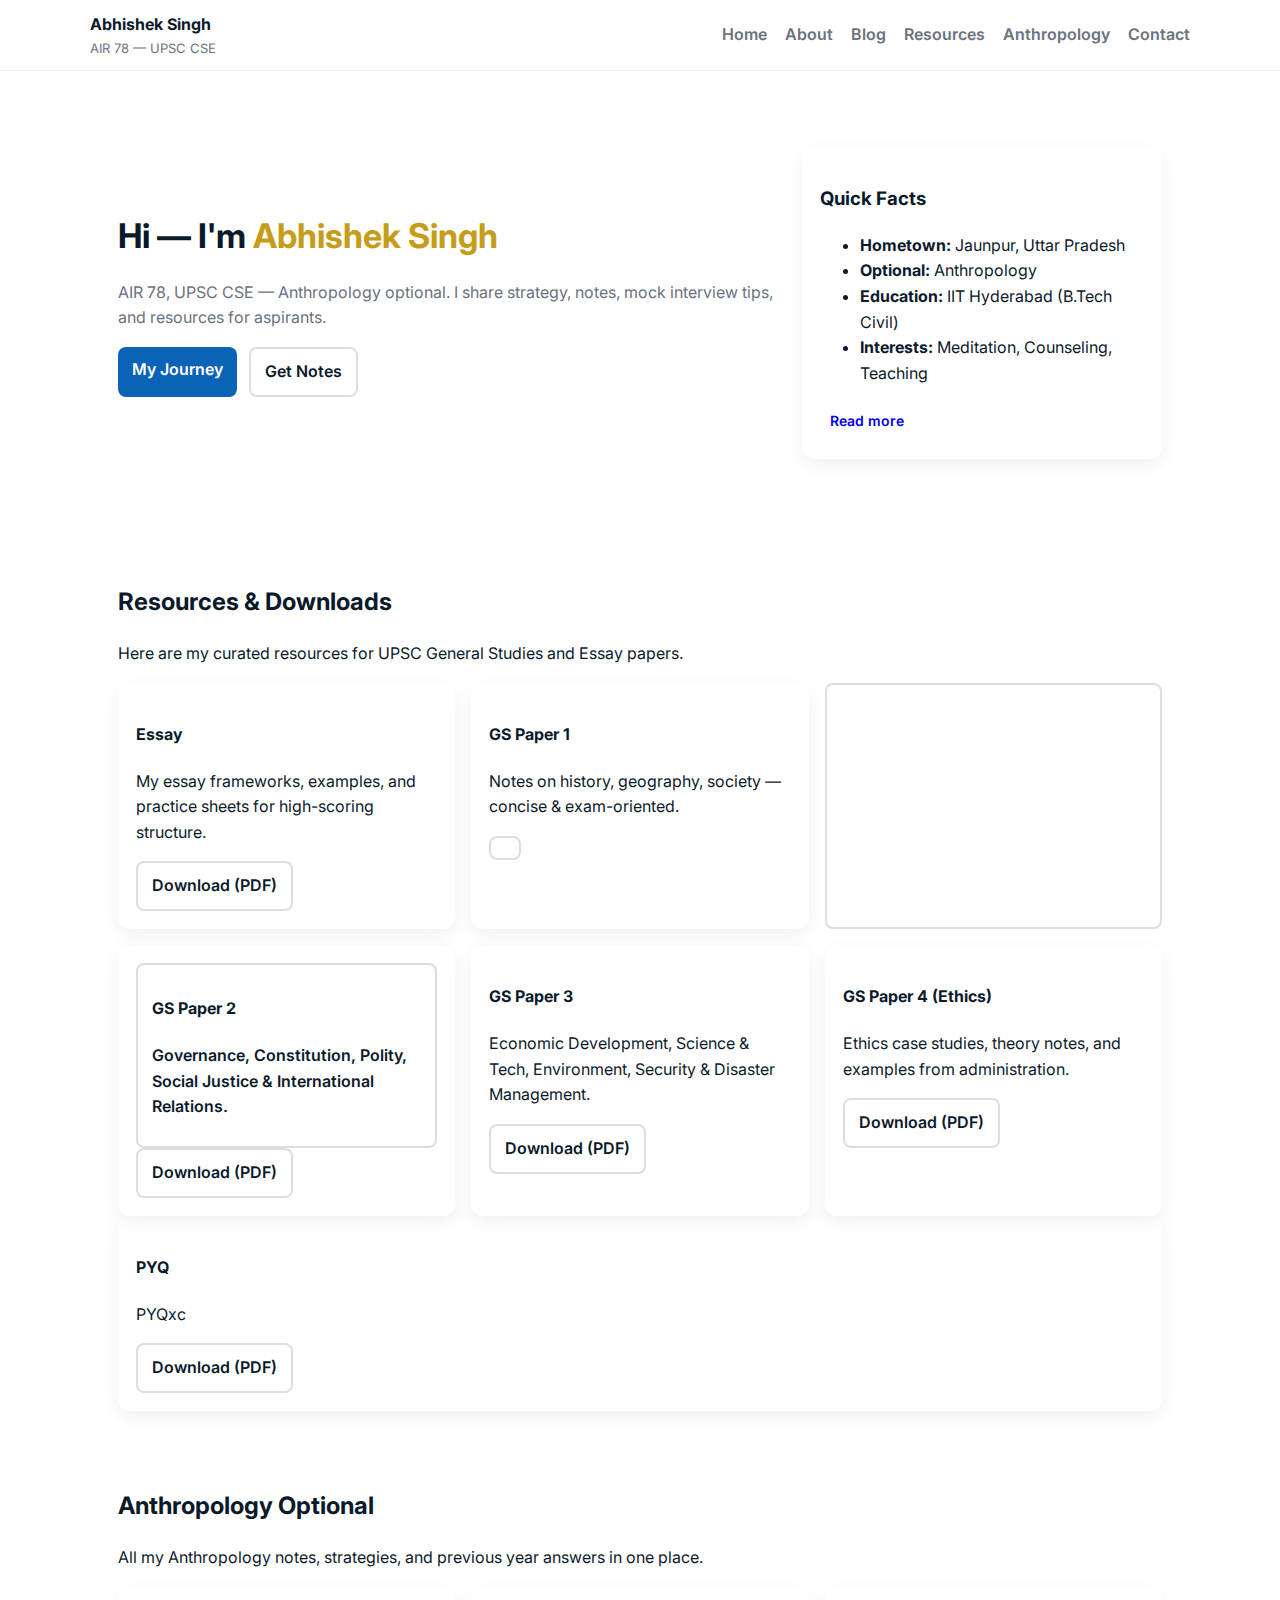
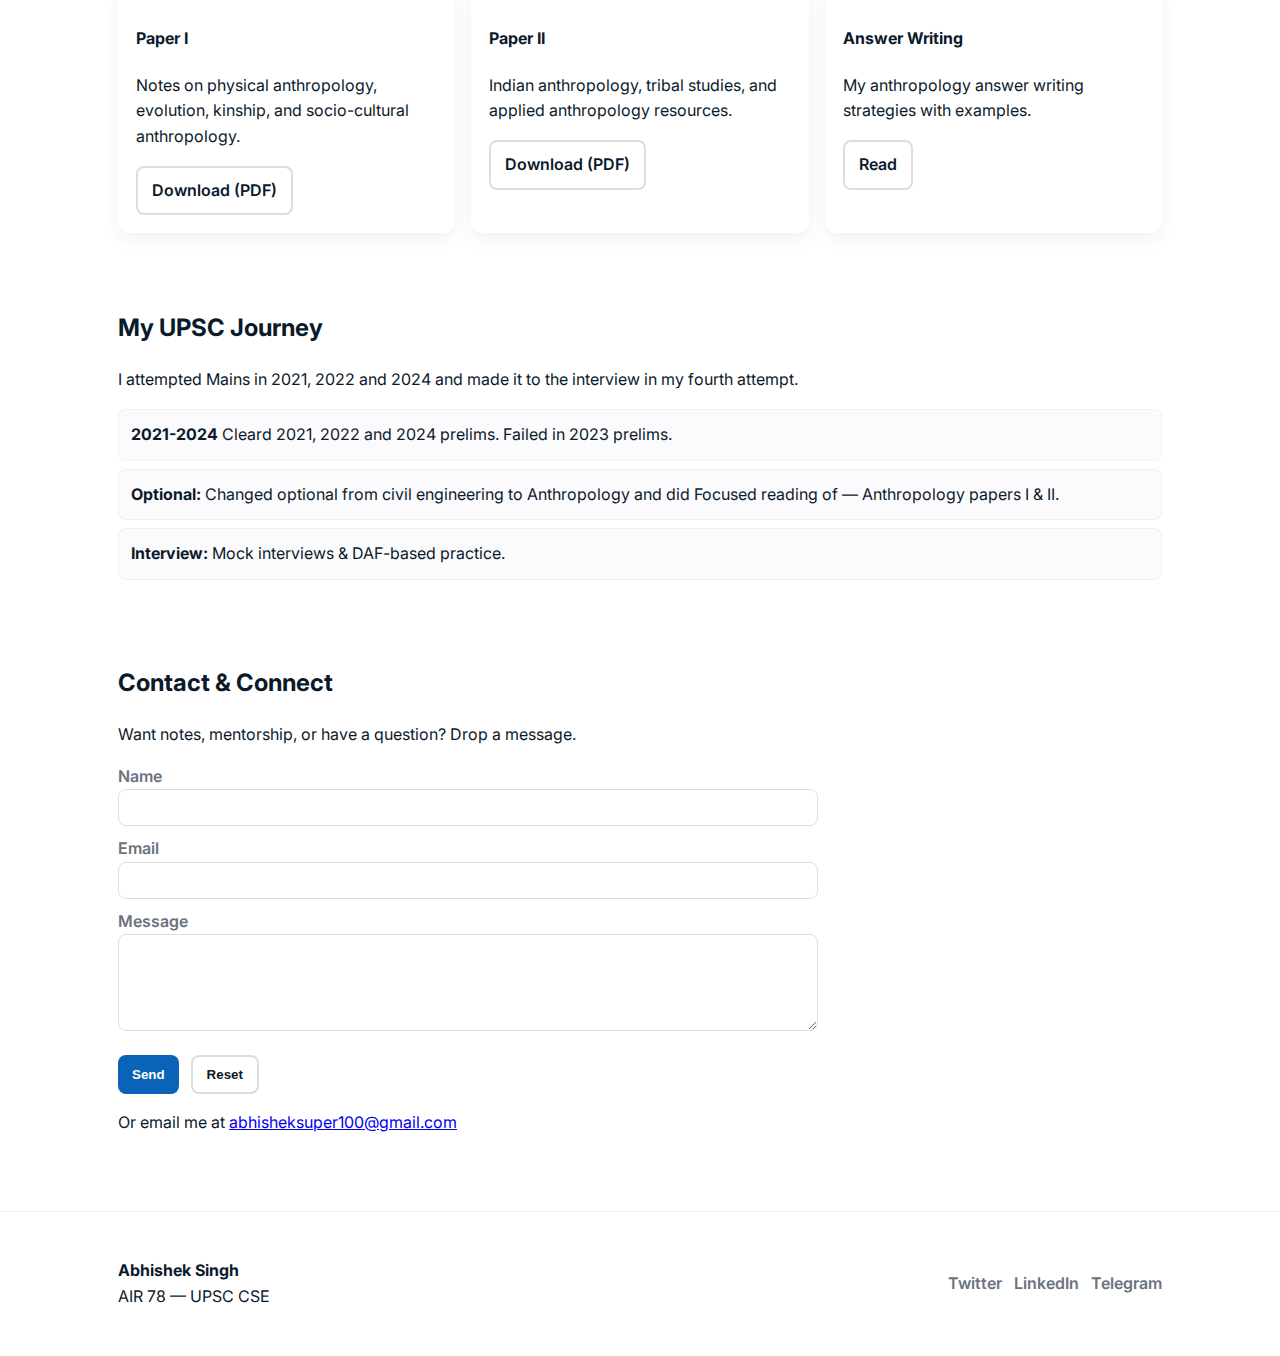
<file: index.html>
<!doctype html>
<html lang="en">
<head>
  <meta charset="utf-8" />
  <meta name="viewport" content="width=device-width,initial-scale=1" />
  <title>Abhishek Singh — IAS | UPSC Notes & Guidance</title>
  <meta name="description" content="Abhishek Singh (AIR 78) — UPSC experiences, anthropology resources, notes and guidance for aspirants." />
  <link href="https://fonts.googleapis.com/css2?family=Inter:wght@300;400;600;700&display=swap" rel="stylesheet">
  <link rel="stylesheet" href="styles.css" />
</head>
<body>
  <header class="site-header">
    <div class="container header-inner">
      <a class="brand" href="index.html">
        <div class="brand-name">Abhishek Singh</div>
        <div class="brand-sub">AIR 78 — UPSC CSE</div>
      </a>
      <nav class="nav">
        <a href="index.html">Home</a>
        <a href="about.html">About</a>
        <a href="blog.html">Blog</a>
        <a href="#resources">Resources</a>
        <a href="#anthropology">Anthropology</a>
        <a href="#contact">Contact</a>
      </nav>
      <button class="nav-toggle" aria-label="Open navigation" onclick="toggleNav()">☰</button>
    </div>
  </header>

  <main>
    <section class="hero">
      <div class="container hero-grid">
        <div class="hero-text">
          <h1>Hi — I'm <span class="accent">Abhishek Singh</span></h1>
          <p class="lead">AIR 78, UPSC CSE — Anthropology optional. I share strategy, notes, mock interview tips, and resources for aspirants.</p>
          <div class="cta-row">
            <a class="btn primary" href="about.html">My Journey</a>
            <a class="btn outline" href="#resources">Get Notes</a>
          </div>
        </div>
        <div class="hero-card">
          <div class="card">
            <h3>Quick Facts</h3>
            <ul>
              <li><strong>Hometown:</strong> Jaunpur, Uttar Pradesh</li>
              <li><strong>Optional:</strong> Anthropology</li>
              <li><strong>Education:</strong> IIT Hyderabad (B.Tech Civil)</li>
              <li><strong>Interests:</strong> Meditation, Counseling, Teaching</li>
            </ul>
            <a class="btn small" href="about.html">Read more</a>
          </div>
        </div>
      </div>
    </section>

    <section id="resources" class="container resources">
      <h2>Resources & Downloads</h2>
      <p>Here are my curated resources for UPSC General Studies and Essay papers.</p>
      <div class="grid-3">
        <div class="card">
          <h4>Essay</h4>
          <p>My essay frameworks, examples, and practice sheets for high-scoring structure.</p>
          <a class="btn outline" href="#">Download (PDF)</a>
        </div>
        <div class="card">
          <h4>GS Paper 1</h4>
          <p>Notes on history, geography, society — concise & exam-oriented.</p>
          <a class="btn outline"    (PDF)</a>
        </div>
        <div class="card">
          <h4>GS Paper 2</h4>
          <p>Governance, Constitution, Polity, Social Justice & International Relations.</p>
          <a class="btn outline" href="#">Download (PDF)</a>
        </div>
        <div class="card">
          <h4>GS Paper 3</h4>
          <p>Economic Development, Science & Tech, Environment, Security & Disaster Management.</p>
          <a class="btn outline" href="#">Download (PDF)</a>
        </div>
        <div class="card">
          <h4>GS Paper 4 (Ethics)</h4>
          <p>Ethics case studies, theory notes, and examples from administration.</p>
          <a class="btn outline" href="#">Download (PDF)</a>
        </div>
      </div>
 <div class="card">
          <h4>PYQ</h4>
          <p>PYQxc</p>
          <a class="btn outline" href="#">Download (PDF)</a>
        </div>
      </div>
    </section>

    <section id="anthropology" class="container anthropology">
      <h2>Anthropology Optional</h2>
      <p>All my Anthropology notes, strategies, and previous year answers in one place.</p>
      <div class="grid-3">
        <div class="card">
          <h4>Paper I</h4>
          <p>Notes on physical anthropology, evolution, kinship, and socio-cultural anthropology.</p>
          <a class="btn outline" href="#">Download (PDF)</a>
        </div>
        <div class="card">
          <h4>Paper II</h4>
          <p>Indian anthropology, tribal studies, and applied anthropology resources.</p>
          <a class="btn outline" href="#">Download (PDF)</a>

        </div>
        <div class="card">
          <h4>Answer Writing</h4>
          <p>My anthropology answer writing strategies with examples.</p>
          <a class="btn outline" href="pdfs/narayan sir copy.pdf" target="_blank">Read</a>
        </div>
      </div>
    </section>

    <section class="journey container">
      <h2>My UPSC Journey</h2>
      <p>I attempted Mains in 2021, 2022 and 2024 and made it to the interview in my fourth attempt.</p>
      <div class="timeline">
        <div class="tl-item"><strong>2021-2024</strong> Cleard 2021, 2022 and 2024 prelims. Failed in 2023 prelims. </div>
        <div class="tl-item"><strong>Optional:</strong> Changed optional from civil engineering to Anthropology and did Focused reading of — Anthropology papers I & II.</div>
        <div class="tl-item"><strong>Interview:</strong> Mock interviews & DAF-based practice.</div>
      </div>
    </section>

    <section id="contact" class="contact container">
      <h2>Contact & Connect</h2>
      <p>Want notes, mentorship, or have a question? Drop a message.</p>

      <!-- Netlify form (works when deployed on Netlify) -->
      <form name="contact" method="POST" data-netlify="true" netlify-honeypot="bot-field" class="contact-form">
        <input type="hidden" name="form-name" value="contact">
        <p style="display:none">
          <label>Don’t fill this out: <input name="bot-field" /></label>
        </p>
        <label>
          Name
          <input type="text" name="name" required />
        </label>
        <label>
          Email
          <input type="email" name="email" required />
        </label>
        <label>
          Message
          <textarea name="message" rows="5" required></textarea>
        </label>
        <div class="form-actions">
          <button type="submit" class="btn primary">Send</button>
          <button type="reset" class="btn outline">Reset</button>
        </div>
      </form>
      <p class="small">Or email me at <a href="mailto:your.email@example.com">abhisheksuper100@gmail.com</a></p>
    </section>
  </main>

  <footer class="site-footer">
    <div class="container footer-inner">
      <div>
        <strong>Abhishek Singh</strong><br/>
        AIR 78 — UPSC CSE
      </div>
      <div class="socials">
        <a href="#" aria-label="Twitter">Twitter</a>
        <a href="#" aria-label="LinkedIn">LinkedIn</a>
        <a href="#" aria-label="Telegram">Telegram</a>
      </div>
    </div>
  </footer>

  <script src="script.js"></script>
</body>
</html>
</file>
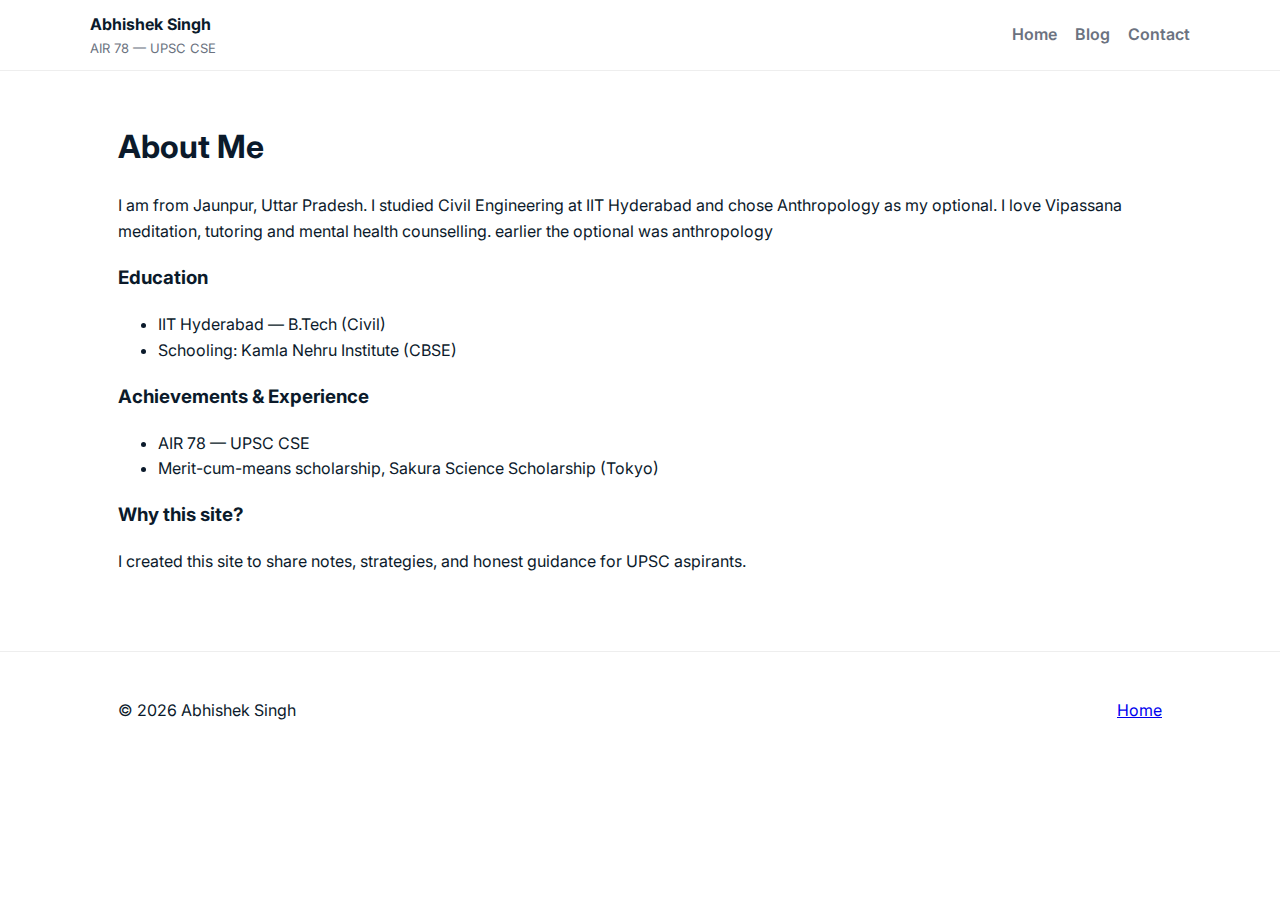
<file: about.html>
<!doctype html>
<html lang="en">
<head>
  <meta charset="utf-8" />
  <meta name="viewport" content="width=device-width,initial-scale=1" />
  <title>About — Abhishek Singh</title>
  <link href="https://fonts.googleapis.com/css2?family=Inter:wght@300;400;600;700&display=swap" rel="stylesheet">
  <link rel="stylesheet" href="styles.css" />
</head>
<body>
  <header class="site-header">
    <div class="container header-inner">
      <a class="brand" href="index.html">
        <div class="brand-name">Abhishek Singh</div>
        <div class="brand-sub">AIR 78 — UPSC CSE</div>
      </a>
      <nav class="nav"><a href="index.html">Home</a><a href="blog.html">Blog</a><a href="#contact">Contact</a></nav>
      <button class="nav-toggle" onclick="toggleNav()">☰</button>
    </div>
  </header>

  <main class="container">
    <section class="about-me">
      <h1>About Me</h1>
      <p>I am from Jaunpur, Uttar Pradesh. I studied Civil Engineering at IIT Hyderabad and chose Anthropology as my optional. I love Vipassana meditation, tutoring and mental health counselling. earlier the optional was anthropology</p>

      <h3>Education</h3>
      <ul>
        <li>IIT Hyderabad — B.Tech (Civil)</li>
        <li>Schooling: Kamla Nehru Institute (CBSE)</li>
      </ul>

      <h3>Achievements & Experience</h3>
      <ul>
        <li>AIR 78 — UPSC CSE</li>
        <li>Merit-cum-means scholarship, Sakura Science Scholarship (Tokyo)</li>
      </ul>

      <h3>Why this site?</h3>
      <p>I created this site to share notes, strategies, and honest guidance for UPSC aspirants.</p>
    </section>
  </main>

  <footer class="site-footer">
    <div class="container footer-inner">
      <div>© <span id="year"></span> Abhishek Singh</div>
      <div><a href="index.html">Home</a></div>
    </div>
  </footer>

  <script>document.getElementById('year').textContent = new Date().getFullYear();</script>
  <script src="script.js"></script>
</body>
</html>
</file>
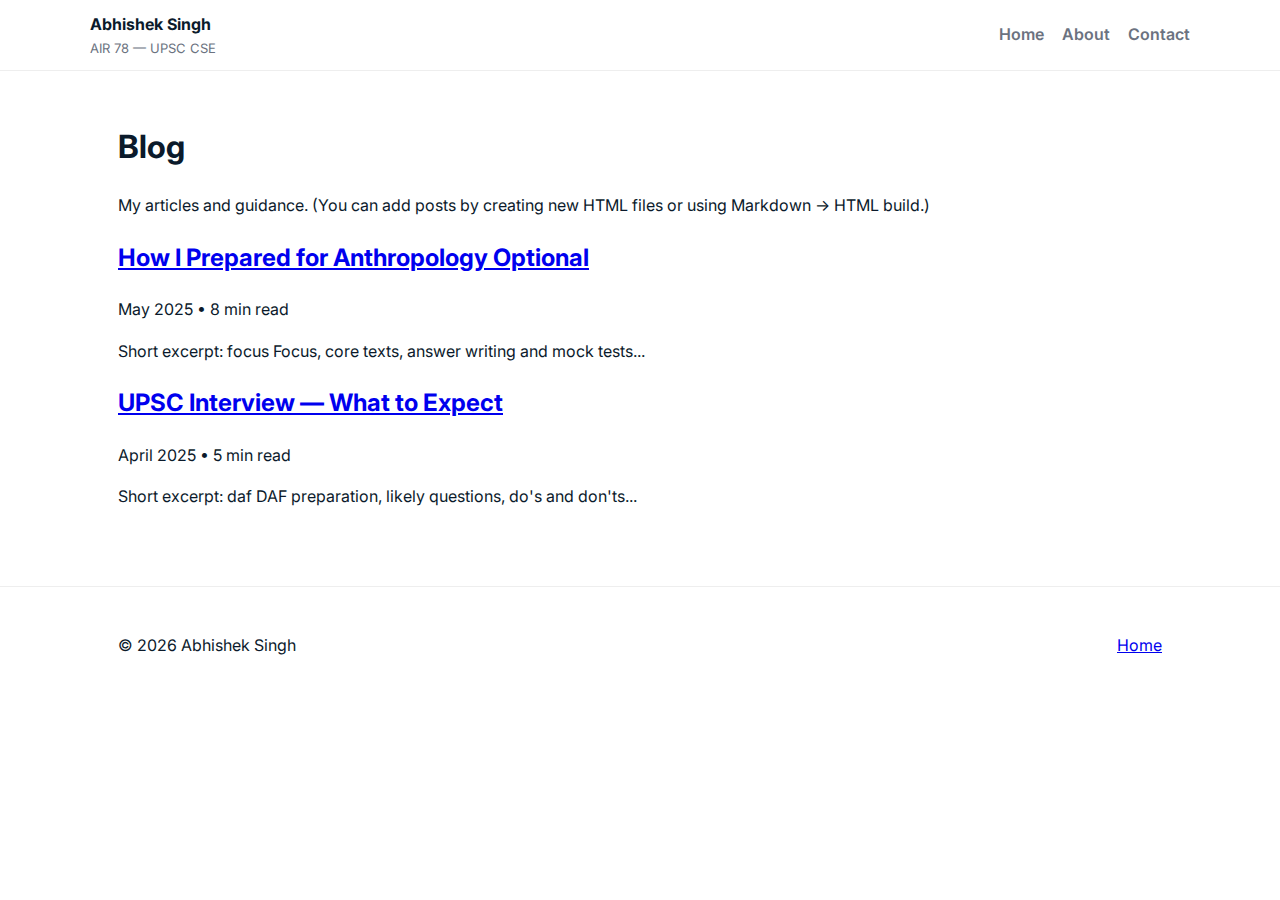
<file: blog.html>
<!doctype html>
<html lang="en">
<head>
  <meta charset="utf-8" />
  <meta name="viewport" content="width=device-width,initial-scale=1" />
  <title>Blog — Abhishek Singh</title>
  <link href="https://fonts.googleapis.com/css2?family=Inter:wght@300;400;600;700&display=swap" rel="stylesheet">
  <link rel="stylesheet" href="styles.css" />
</head>
<body>
  <header class="site-header">
    <div class="container header-inner">
      <a class="brand" href="index.html">
        <div class="brand-name">Abhishek Singh</div>
        <div class="brand-sub">AIR 78 — UPSC CSE</div>
      </a>
      <nav class="nav"><a href="index.html">Home</a><a href="about.html">About</a><a href="#contact">Contact</a></nav>
      <button class="nav-toggle" onclick="toggleNav()">☰</button>
    </div>
  </header>

  <main class="container">
    <section>
      <h1>Blog</h1>
      <p>My articles and guidance. (You can add posts by creating new HTML files or using Markdown -> HTML build.)</p>
      <div class="posts">
        <article class="post">
          <h2><a href="#">How I Prepared for Anthropology Optional</a></h2>
          <p class="meta">May 2025 • 8 min read</p>
          <p>Short excerpt: focus Focus, core texts, answer writing and mock tests...</p>
        </article>

        <article class="post">
          <h2><a href="#">UPSC Interview — What to Expect</a></h2>
          <p class="meta">April 2025 • 5 min read</p>
          <p>Short excerpt: daf DAF preparation, likely questions, do's and don'ts...</p>
        </article>
      </div>
    </section>
  </main>

  <footer class="site-footer">
    <div class="container footer-inner">
      <div>© <span id="year2"></span> Abhishek Singh</div>
      <div><a href="index.html">Home</a></div>
    </div>
  </footer>
  <script>document.getElementById('year2').textContent = new Date().getFullYear();</script>
  <script src="script.js"></script>
</body>
</html>
</file>
<file: styles.css>
:root{
  --bg:#ffffff;
  --text:#0b1a2b;
  --muted:#6b7280;
  --accent:#0b63b8; /* blue */
  --accent-2:#c59d1a; /* gold */
  --maxw:1100px;
  --radius:10px;
  font-family: 'Inter', system-ui, -apple-system, "Segoe UI", Roboto, "Helvetica Neue", Arial;
}

*{box-sizing:border-box}
body{margin:0;background:var(--bg);color:var(--text);line-height:1.6}
.container{max-width:var(--maxw);margin:0 auto;padding:28px}

.site-header{border-bottom:1px solid #eee;background:#fff;position:sticky;top:0;z-index:40}
.header-inner{display:flex;align-items:center;justify-content:space-between;padding:12px 0}
.brand{display:flex;flex-direction:column;text-decoration:none;color:inherit}
.brand-name{font-weight:700}
.brand-sub{font-size:13px;color:var(--muted)}

.nav{display:flex;gap:18px}
.nav a{text-decoration:none;color:var(--muted);font-weight:600}
.nav-toggle{display:none;border:0;background:transparent;font-size:20px}

.hero{padding:48px 0}
.hero-grid{display:grid;grid-template-columns:1fr 360px;gap:28px;align-items:center}
.hero-text h1{font-size:34px;margin:0 0 10px}
.lead{color:var(--muted);margin-bottom:16px}
.accent{color:var(--accent-2)}
.cta-row{display:flex;gap:12px}
.btn{display:inline-block;padding:10px 14px;border-radius:8px;text-decoration:none;font-weight:600;cursor:pointer}
.btn.primary{background:var(--accent);color:#fff;border:0}
.btn.outline{background:transparent;border:2px solid #ddd;color:var(--text)}
.btn.small{padding:8px 10px;font-size:14px}

.card{background:#fff;border-radius:12px;padding:18px;box-shadow:0 6px 18px rgba(12,24,40,0.06)}
.grid-3 {
  display:grid;
  grid-template-columns:repeat(auto-fit,minmax(250px,1fr));
  gap:16px;
  margin-top:16px;
}
.journey .timeline{margin-top:10px}
.tl-item{background:#fbfbfd;padding:12px;border-radius:8px;margin-bottom:8px;border:1px solid #f0f0f5}

.contact-form{max-width:700px;margin-top:12px;display:grid;gap:10px}
.contact-form label{display:block;font-weight:600;color:var(--muted)}
.contact-form input, .contact-form textarea{width:100%;padding:10px;border-radius:8px;border:1px solid #ddd}
.form-actions{display:flex;gap:12px;margin-top:6px}

.site-footer{border-top:1px solid #eee;padding:18px 0;margin-top:32px}
.footer-inner{display:flex;justify-content:space-between;align-items:center;gap:16px}
.socials a{margin-left:8px;text-decoration:none;color:var(--muted);font-weight:600}

/* responsiveness */
@media (max-width:900px){
  .hero-grid{grid-template-columns:1fr}
  .nav{display:none}
  .nav-toggle{display:block}
}
</file>
